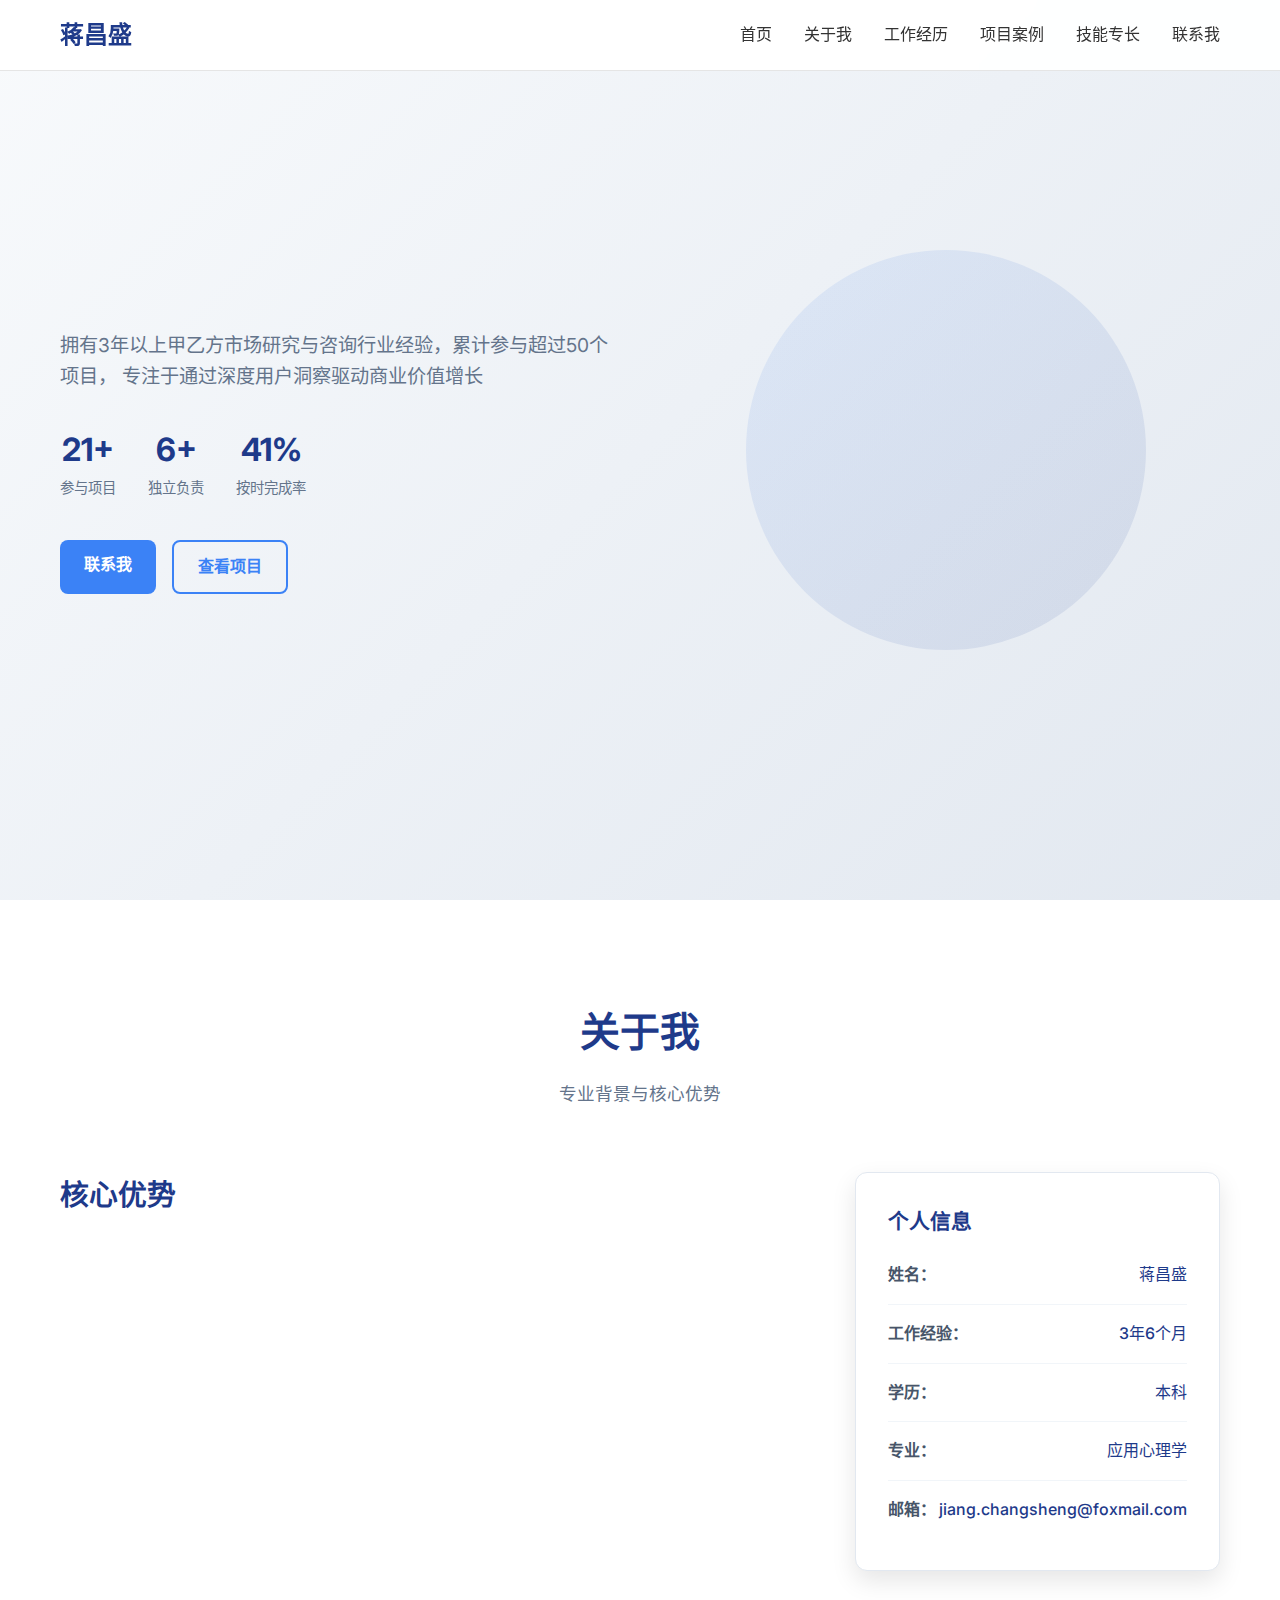
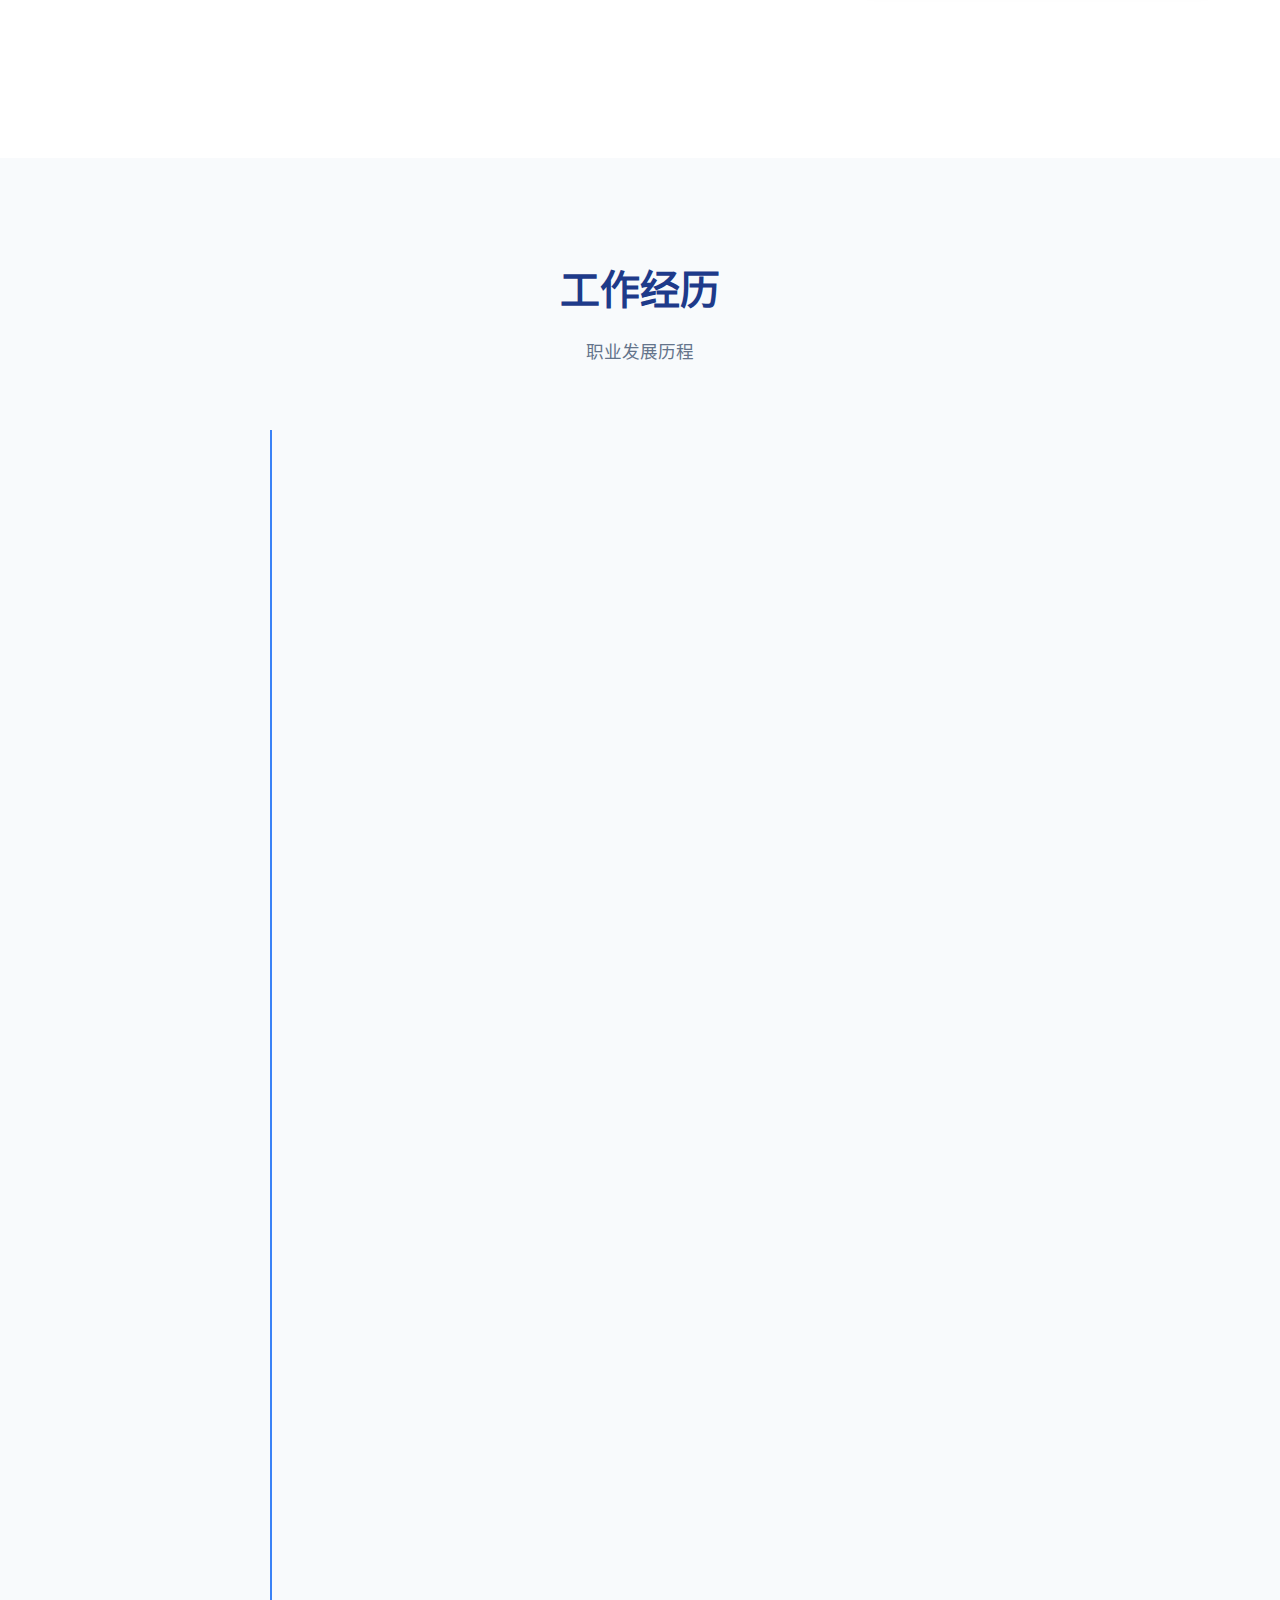
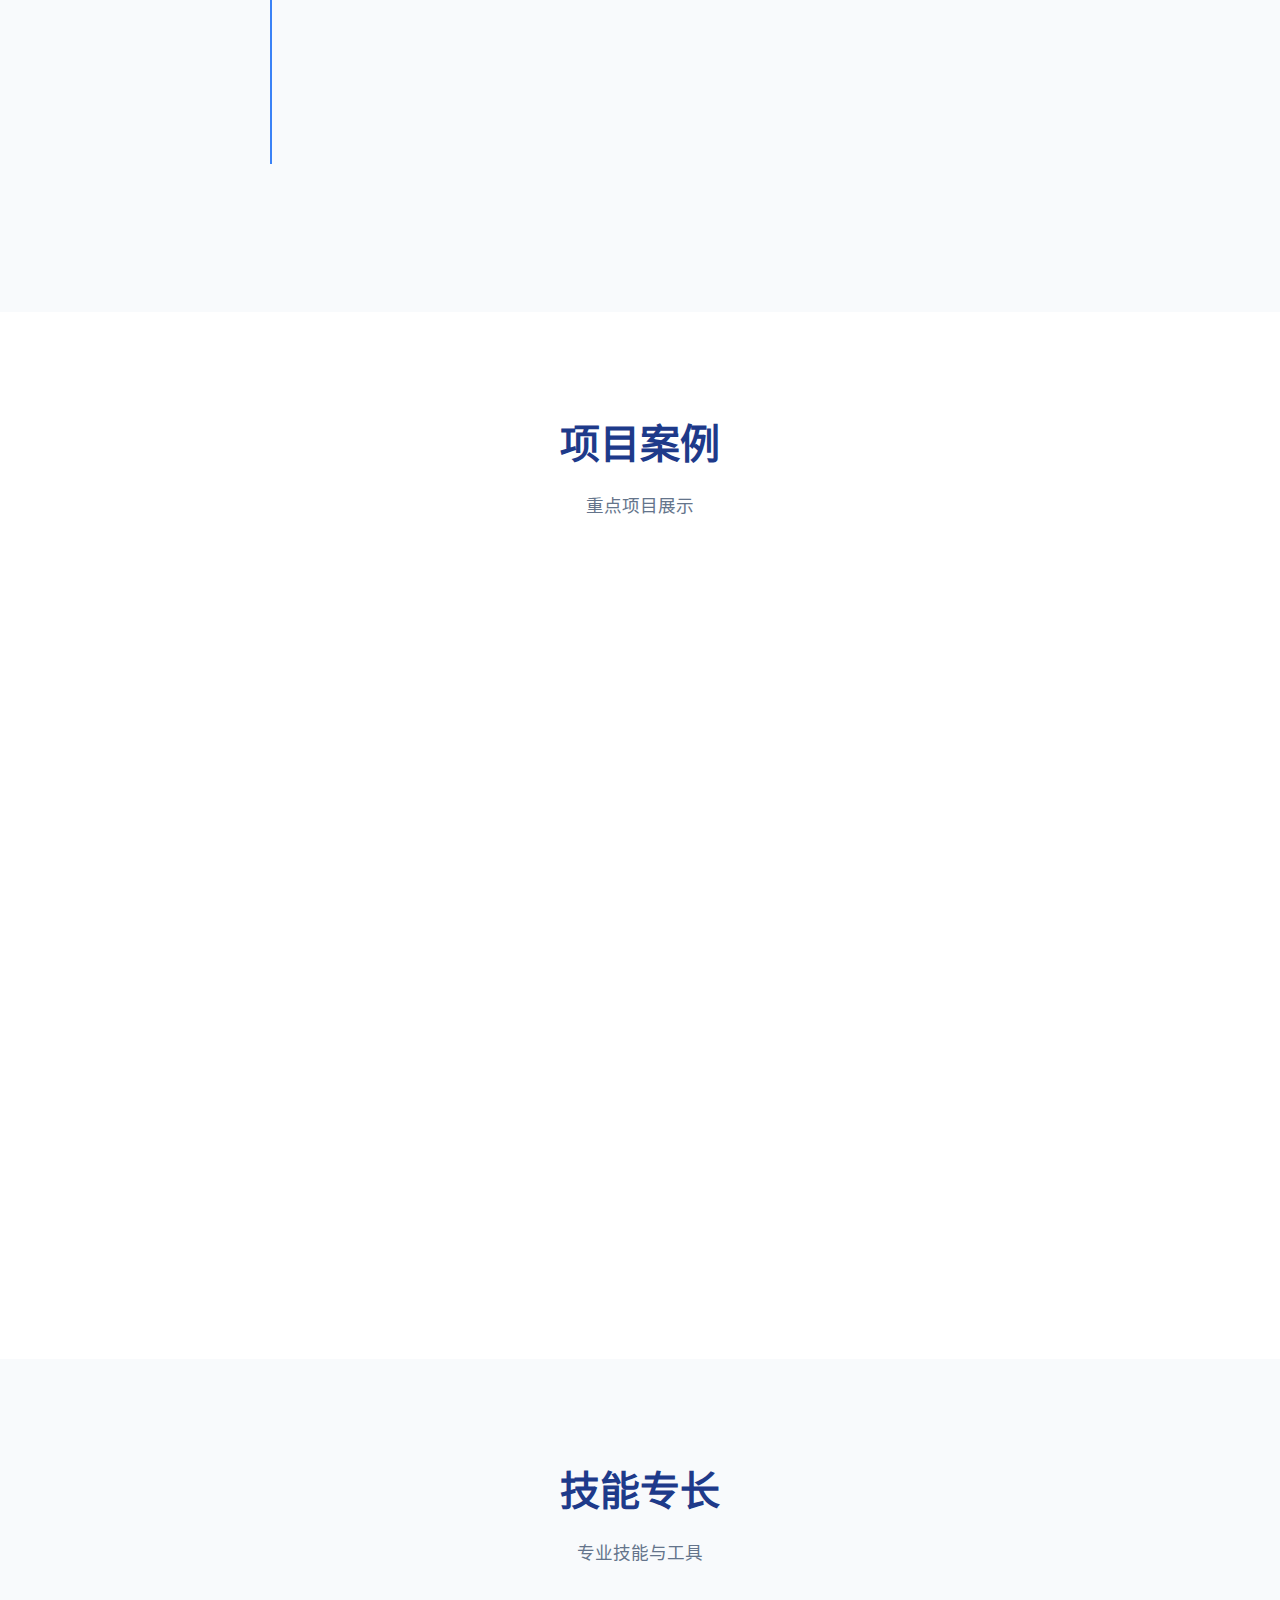
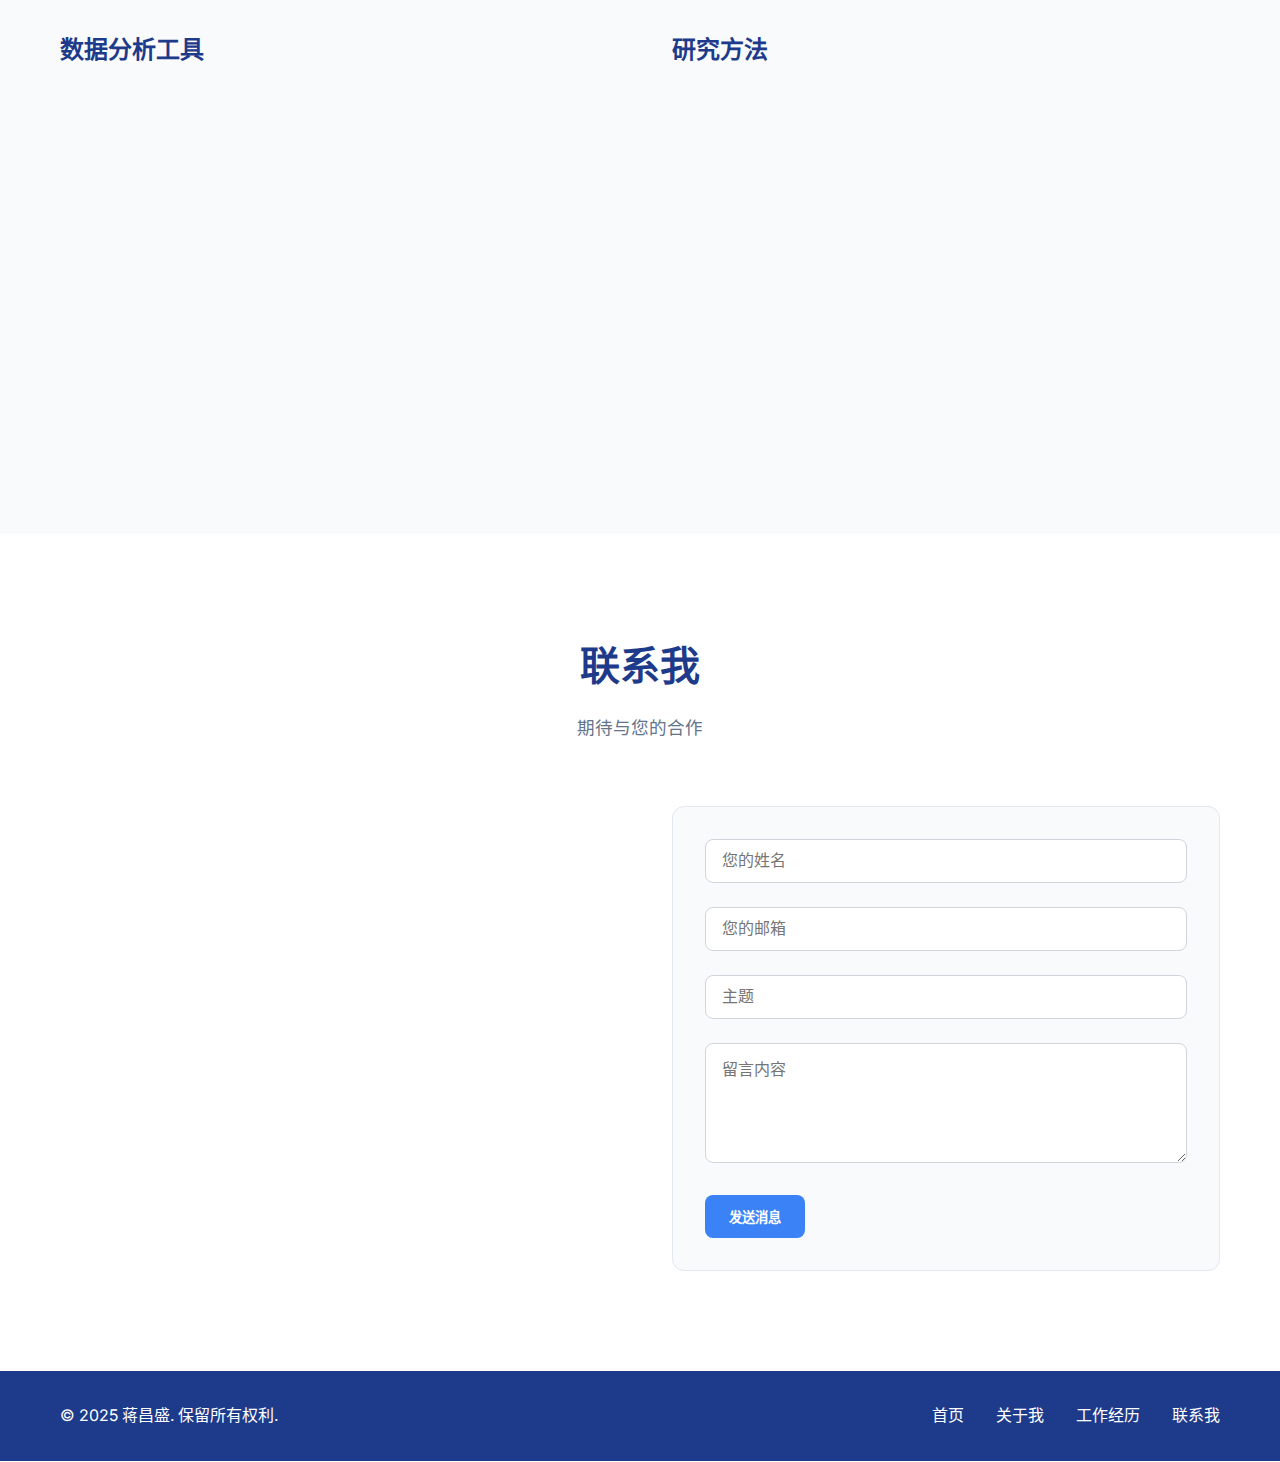
<file: zy/index.html>
<!DOCTYPE html>
<html lang="zh-CN">
<head>
    <meta charset="UTF-8">
    <meta name="viewport" content="width=device-width, initial-scale=1.0">
    <title>蒋昌盛 - 用户研究专家</title>
    <meta name="description" content="蒋昌盛，资深用户研究专家，拥有3年以上甲乙方市场研究与咨询行业经验">
    <link rel="stylesheet" href="css/style.css">
    <link href="https://fonts.googleapis.com/css2?family=Inter:wght@300;400;500;600;700&display=swap" rel="stylesheet">
    <link rel="stylesheet" href="https://cdnjs.cloudflare.com/ajax/libs/font-awesome/6.0.0/css/all.min.css">
</head>
<body>
    <!-- Navigation -->
    <nav class="navbar">
        <div class="nav-container">
            <div class="nav-logo">
                <h2>蒋昌盛</h2>
            </div>
            <ul class="nav-menu">
                <li><a href="#home" class="nav-link">首页</a></li>
                <li><a href="#about" class="nav-link">关于我</a></li>
                <li><a href="#experience" class="nav-link">工作经历</a></li>
                <li><a href="#projects" class="nav-link">项目案例</a></li>
                <li><a href="#skills" class="nav-link">技能专长</a></li>
                <li><a href="#contact" class="nav-link">联系我</a></li>
            </ul>
            <div class="hamburger">
                <span class="bar"></span>
                <span class="bar"></span>
                <span class="bar"></span>
            </div>
        </div>
    </nav>

    <!-- Hero Section -->
    <section id="home" class="hero">
        <div class="hero-container">
            <div class="hero-content">
                <h1 class="hero-title">
                    <span class="gradient-text">用户研究专家</span>
                    <br>数据驱动决策
                </h1>
                <p class="hero-subtitle">
                    拥有3年以上甲乙方市场研究与咨询行业经验，累计参与超过50个项目，
                    专注于通过深度用户洞察驱动商业价值增长
                </p>
                <div class="hero-stats">
                    <div class="stat-item">
                        <span class="stat-number">50+</span>
                        <span class="stat-label">参与项目</span>
                    </div>
                    <div class="stat-item">
                        <span class="stat-number">15+</span>
                        <span class="stat-label">独立负责</span>
                    </div>
                    <div class="stat-item">
                        <span class="stat-number">95%</span>
                        <span class="stat-label">按时完成率</span>
                    </div>
                </div>
                <div class="hero-buttons">
                    <a href="#contact" class="btn btn-primary">联系我</a>
                    <a href="#projects" class="btn btn-secondary">查看项目</a>
                </div>
            </div>
            <div class="hero-image">
                <div class="hero-bg-shape"></div>
                <img src="images/data_visualization.jpg" alt="数据可视化" class="hero-img">
            </div>
        </div>
    </section>

    <!-- About Section -->
    <section id="about" class="about">
        <div class="container">
            <div class="section-header">
                <h2 class="section-title">关于我</h2>
                <p class="section-subtitle">专业背景与核心优势</p>
            </div>
            <div class="about-content">
                <div class="about-text">
                    <h3>核心优势</h3>
                    <div class="advantage-grid">
                        <div class="advantage-item">
                            <i class="fas fa-chart-line"></i>
                            <h4>丰富经验</h4>
                            <p>拥有3年以上甲乙方市场研究与咨询行业经验，具备德施曼和巧思、快决测复合背景</p>
                        </div>
                        <div class="advantage-item">
                            <i class="fas fa-project-diagram"></i>
                            <h4>项目管理</h4>
                            <p>累计参与超过50个项目，独立负责超过15个项目，覆盖多个行业领域</p>
                        </div>
                        <div class="advantage-item">
                            <i class="fas fa-brain"></i>
                            <h4>专业技能</h4>
                            <p>精通用户研究全流程，从方案设计到数据分析，再到报告撰写</p>
                        </div>
                        <div class="advantage-item">
                            <i class="fas fa-rocket"></i>
                            <h4>商业影响</h4>
                            <p>研究成果直接驱动业务决策，德施曼产品销量提升15%-20%</p>
                        </div>
                    </div>
                </div>
                <div class="about-info">
                    <div class="info-card">
                        <h4>个人信息</h4>
                        <div class="info-item">
                            <span class="info-label">姓名：</span>
                            <span class="info-value">蒋昌盛</span>
                        </div>
                        <div class="info-item">
                            <span class="info-label">工作经验：</span>
                            <span class="info-value">3年6个月</span>
                        </div>
                        <div class="info-item">
                            <span class="info-label">学历：</span>
                            <span class="info-value">本科</span>
                        </div>
                        <div class="info-item">
                            <span class="info-label">专业：</span>
                            <span class="info-value">应用心理学</span>
                        </div>
                        <div class="info-item">
                            <span class="info-label">邮箱：</span>
                            <span class="info-value">jiang.changsheng@foxmail.com</span>
                        </div>
                    </div>
                </div>
            </div>
        </div>
    </section>

    <!-- Experience Section -->
    <section id="experience" class="experience">
        <div class="container">
            <div class="section-header">
                <h2 class="section-title">工作经历</h2>
                <p class="section-subtitle">职业发展历程</p>
            </div>
            <div class="timeline">
                <div class="timeline-item">
                    <div class="timeline-dot"></div>
                    <div class="timeline-content">
                        <div class="timeline-date">2024.05 - 至今</div>
                        <h3>德施曼智能锁 - 高级用户研究员（战略方向）</h3>
                        <p class="company-desc">全球领先智能家居安全解决方案提供商，全渠道销额第一</p>
                        <ul class="achievements">
                            <li>主导全国智能门锁渗透率分析，提升决策准确率30%</li>
                            <li>通过用户画像调研，推动Q50和R9销量分别增长20%和15%</li>
                            <li>建立用户研究体系，缩短产品开发周期15%</li>
                            <li>跨部门协作，提升市场推广效果25%</li>
                        </ul>
                    </div>
                </div>
                <div class="timeline-item">
                    <div class="timeline-dot"></div>
                    <div class="timeline-content">
                        <div class="timeline-date">2022.09 - 2024.05</div>
                        <h3>巧思市场调研 - 高级研究员</h3>
                        <p class="company-desc">服务汽车、零售、食品饮料、轮胎、美妆等多个行业</p>
                        <ul class="achievements">
                            <li>负责定量研究，包括NPS、PSM、KANO、MaxDiff等分析</li>
                            <li>执行定性研究，进行焦点小组、深访、家访等</li>
                            <li>运用多种统计技术进行深度数据解读</li>
                            <li>项目全流程管理，确保高质量交付</li>
                        </ul>
                    </div>
                </div>
                <div class="timeline-item">
                    <div class="timeline-dot"></div>
                    <div class="timeline-content">
                        <div class="timeline-date">2021.12 - 2022.09</div>
                        <h3>快决测市场调研 - 研究员</h3>
                        <p class="company-desc">服务复星集团旗下多个子公司及快消品牌</p>
                        <ul class="achievements">
                            <li>深入理解客户需求，灵活应对需求变更</li>
                            <li>进行行业研究，支持问卷设计</li>
                            <li>确保数据100%按时回收，支持NPS监测平台搭建</li>
                        </ul>
                    </div>
                </div>
                <div class="timeline-item">
                    <div class="timeline-dot"></div>
                    <div class="timeline-content">
                        <div class="timeline-date">2021.09 - 2021.12</div>
                        <h3>腾讯 - CDG事业群用户研究员（实习）</h3>
                        <p class="company-desc">协助"鹅盒"（腾讯游戏休闲社区软件）内测用户研究</p>
                        <ul class="achievements">
                            <li>参与产品业务特性研究与深度访谈设计执行</li>
                            <li>分析访谈数据，提供产品改进决策支持</li>
                            <li>管理近2000人用户群，发布调研与运营事项</li>
                        </ul>
                    </div>
                </div>
            </div>
        </div>
    </section>

    <!-- Projects Section -->
    <section id="projects" class="projects">
        <div class="container">
            <div class="section-header">
                <h2 class="section-title">项目案例</h2>
                <p class="section-subtitle">重点项目展示</p>
            </div>
            <div class="projects-grid">
                <div class="project-card">
                    <div class="project-icon">
                        <i class="fas fa-lock"></i>
                    </div>
                    <h3>德施曼智能锁用户研究</h3>
                    <p>通过深度用户画像调研，助力Q50系列和R9产品市场定位调整，推动销量显著增长</p>
                    <div class="project-tags">
                        <span class="tag">用户画像</span>
                        <span class="tag">市场定位</span>
                        <span class="tag">销量增长</span>
                    </div>
                </div>
                <div class="project-card">
                    <div class="project-icon">
                        <i class="fas fa-store"></i>
                    </div>
                    <h3>哥伦比亚线下门店神秘顾客研究</h3>
                    <p>设计并执行神秘顾客调研方案，深入了解门店服务质量和用户体验</p>
                    <div class="project-tags">
                        <span class="tag">神秘顾客</span>
                        <span class="tag">服务质量</span>
                        <span class="tag">用户体验</span>
                    </div>
                </div>
                <div class="project-card">
                    <div class="project-icon">
                        <i class="fas fa-car"></i>
                    </div>
                    <h3>上汽通用品牌健康度季度监测</h3>
                    <p>建立品牌健康度监测体系，定期跟踪品牌表现和市场竞争态势</p>
                    <div class="project-tags">
                        <span class="tag">品牌监测</span>
                        <span class="tag">竞争分析</span>
                        <span class="tag">定期跟踪</span>
                    </div>
                </div>
                <div class="project-card">
                    <div class="project-icon">
                        <i class="fas fa-palette"></i>
                    </div>
                    <h3>花西子气垫产品体验与定价研究</h3>
                    <p>通过产品体验测试和价格敏感度分析，为产品定价策略提供数据支撑</p>
                    <div class="project-tags">
                        <span class="tag">产品测试</span>
                        <span class="tag">定价策略</span>
                        <span class="tag">PSM分析</span>
                    </div>
                </div>
                <div class="project-card">
                    <div class="project-icon">
                        <i class="fas fa-car-side"></i>
                    </div>
                    <h3>小鹏P7i上市前评估</h3>
                    <p>进行上市前产品评估，分析目标用户需求和市场接受度</p>
                    <div class="project-tags">
                        <span class="tag">上市评估</span>
                        <span class="tag">用户需求</span>
                        <span class="tag">市场分析</span>
                    </div>
                </div>
                <div class="project-card">
                    <div class="project-icon">
                        <i class="fas fa-chart-bar"></i>
                    </div>
                    <h3>全棉时代NPS与满意度监测系统构建</h3>
                    <p>构建NPS监测平台，建立客户满意度持续跟踪机制</p>
                    <div class="project-tags">
                        <span class="tag">NPS监测</span>
                        <span class="tag">满意度</span>
                        <span class="tag">系统构建</span>
                    </div>
                </div>
            </div>
        </div>
    </section>

    <!-- Skills Section -->
    <section id="skills" class="skills">
        <div class="container">
            <div class="section-header">
                <h2 class="section-title">技能专长</h2>
                <p class="section-subtitle">专业技能与工具</p>
            </div>
            <div class="skills-content">
                <div class="skills-category">
                    <h3>数据分析工具</h3>
                    <div class="skill-items">
                        <div class="skill-item">
                            <div class="skill-info">
                                <span class="skill-name">SPSS</span>
                                <span class="skill-level">90%</span>
                            </div>
                            <div class="skill-bar">
                                <div class="skill-progress" style="width: 90%"></div>
                            </div>
                        </div>
                        <div class="skill-item">
                            <div class="skill-info">
                                <span class="skill-name">Excel</span>
                                <span class="skill-level">95%</span>
                            </div>
                            <div class="skill-bar">
                                <div class="skill-progress" style="width: 95%"></div>
                            </div>
                        </div>
                        <div class="skill-item">
                            <div class="skill-info">
                                <span class="skill-name">Tableau</span>
                                <span class="skill-level">85%</span>
                            </div>
                            <div class="skill-bar">
                                <div class="skill-progress" style="width: 85%"></div>
                            </div>
                        </div>
                        <div class="skill-item">
                            <div class="skill-info">
                                <span class="skill-name">MySQL</span>
                                <span class="skill-level">80%</span>
                            </div>
                            <div class="skill-bar">
                                <div class="skill-progress" style="width: 80%"></div>
                            </div>
                        </div>
                    </div>
                </div>
                <div class="skills-category">
                    <h3>研究方法</h3>
                    <div class="research-methods">
                        <div class="method-item">
                            <i class="fas fa-poll"></i>
                            <h4>定量研究</h4>
                            <p>问卷设计、数据分析、统计建模</p>
                        </div>
                        <div class="method-item">
                            <i class="fas fa-comments"></i>
                            <h4>定性研究</h4>
                            <p>深访、座谈会、用户观察</p>
                        </div>
                        <div class="method-item">
                            <i class="fas fa-chart-pie"></i>
                            <h4>专业模型</h4>
                            <p>PSM、KANO、MaxDiff、NPS</p>
                        </div>
                        <div class="method-item">
                            <i class="fas fa-users"></i>
                            <h4>用户画像</h4>
                            <p>行为分析、需求洞察、画像构建</p>
                        </div>
                    </div>
                </div>
            </div>
        </div>
    </section>

    <!-- Contact Section -->
    <section id="contact" class="contact">
        <div class="container">
            <div class="section-header">
                <h2 class="section-title">联系我</h2>
                <p class="section-subtitle">期待与您的合作</p>
            </div>
            <div class="contact-content">
                <div class="contact-info">
                    <div class="contact-item">
                        <div class="contact-icon">
                            <i class="fas fa-envelope"></i>
                        </div>
                        <div class="contact-details">
                            <h4>邮箱</h4>
                            <p>jiang.changsheng@foxmail.com</p>
                        </div>
                    </div>
                    <div class="contact-item">
                        <div class="contact-icon">
                            <i class="fas fa-phone"></i>
                        </div>
                        <div class="contact-details">
                            <h4>电话</h4>
                            <p>17692464769</p>
                        </div>
                    </div>
                    <div class="contact-item">
                        <div class="contact-icon">
                            <i class="fas fa-graduation-cap"></i>
                        </div>
                        <div class="contact-details">
                            <h4>教育背景</h4>
                            <p>华北理工大学 应用心理学 本科</p>
                        </div>
                    </div>
                </div>
                <div class="contact-form">
                    <form>
                        <div class="form-group">
                            <input type="text" placeholder="您的姓名" required>
                        </div>
                        <div class="form-group">
                            <input type="email" placeholder="您的邮箱" required>
                        </div>
                        <div class="form-group">
                            <input type="text" placeholder="主题" required>
                        </div>
                        <div class="form-group">
                            <textarea placeholder="留言内容" rows="5" required></textarea>
                        </div>
                        <button type="submit" class="btn btn-primary">发送消息</button>
                    </form>
                </div>
            </div>
        </div>
    </section>

    <!-- Footer -->
    <footer class="footer">
        <div class="container">
            <div class="footer-content">
                <div class="footer-text">
                    <p>&copy; 2025 蒋昌盛. 保留所有权利.</p>
                </div>
                <div class="footer-links">
                    <a href="#home">首页</a>
                    <a href="#about">关于我</a>
                    <a href="#experience">工作经历</a>
                    <a href="#contact">联系我</a>
                </div>
            </div>
        </div>
    </footer>

    <script src="js/script.js"></script>
</body>
</html>
</file>
<file: zy/css/style.css>
/* Reset and Base Styles */
* {
    margin: 0;
    padding: 0;
    box-sizing: border-box;
}

body {
    font-family: 'Inter', sans-serif;
    line-height: 1.6;
    color: #333;
    overflow-x: hidden;
}

.container {
    max-width: 1200px;
    margin: 0 auto;
    padding: 0 20px;
}

/* Navigation */
.navbar {
    position: fixed;
    top: 0;
    width: 100%;
    background: rgba(255, 255, 255, 0.95);
    backdrop-filter: blur(10px);
    z-index: 1000;
    transition: all 0.3s ease;
    border-bottom: 1px solid rgba(0, 0, 0, 0.1);
}

.nav-container {
    max-width: 1200px;
    margin: 0 auto;
    padding: 0 20px;
    display: flex;
    justify-content: space-between;
    align-items: center;
    height: 70px;
}

.nav-logo h2 {
    color: #1e3a8a;
    font-weight: 700;
    font-size: 1.5rem;
}

.nav-menu {
    display: flex;
    list-style: none;
    gap: 2rem;
}

.nav-link {
    text-decoration: none;
    color: #333;
    font-weight: 500;
    transition: color 0.3s ease;
    position: relative;
}

.nav-link:hover {
    color: #3b82f6;
}

.nav-link::after {
    content: '';
    position: absolute;
    width: 0;
    height: 2px;
    bottom: -5px;
    left: 0;
    background: #3b82f6;
    transition: width 0.3s ease;
}

.nav-link:hover::after {
    width: 100%;
}

.hamburger {
    display: none;
    flex-direction: column;
    cursor: pointer;
}

.bar {
    width: 25px;
    height: 3px;
    background: #333;
    margin: 3px 0;
    transition: 0.3s;
}

/* Hero Section */
.hero {
    min-height: 100vh;
    display: flex;
    align-items: center;
    background: linear-gradient(135deg, #f8fafc 0%, #e2e8f0 100%);
    position: relative;
    overflow: hidden;
}

.hero-container {
    max-width: 1200px;
    margin: 0 auto;
    padding: 0 20px;
    display: grid;
    grid-template-columns: 1fr 1fr;
    gap: 4rem;
    align-items: center;
}

.hero-title {
    font-size: 3.5rem;
    font-weight: 700;
    line-height: 1.2;
    margin-bottom: 1.5rem;
}

.gradient-text {
    background: linear-gradient(135deg, #1e3a8a, #3b82f6);
    -webkit-background-clip: text;
    -webkit-text-fill-color: transparent;
    background-clip: text;
}

.hero-subtitle {
    font-size: 1.2rem;
    color: #64748b;
    margin-bottom: 2rem;
    line-height: 1.6;
}

.hero-stats {
    display: flex;
    gap: 2rem;
    margin-bottom: 2.5rem;
}

.stat-item {
    text-align: center;
}

.stat-number {
    display: block;
    font-size: 2rem;
    font-weight: 700;
    color: #1e3a8a;
}

.stat-label {
    font-size: 0.9rem;
    color: #64748b;
}

.hero-buttons {
    display: flex;
    gap: 1rem;
}

.btn {
    padding: 12px 24px;
    border-radius: 8px;
    text-decoration: none;
    font-weight: 600;
    transition: all 0.3s ease;
    border: none;
    cursor: pointer;
    display: inline-block;
}

.btn-primary {
    background: #3b82f6;
    color: white;
}

.btn-primary:hover {
    background: #2563eb;
    transform: translateY(-2px);
    box-shadow: 0 10px 25px rgba(59, 130, 246, 0.3);
}

.btn-secondary {
    background: transparent;
    color: #3b82f6;
    border: 2px solid #3b82f6;
}

.btn-secondary:hover {
    background: #3b82f6;
    color: white;
    transform: translateY(-2px);
}

.hero-image {
    position: relative;
    display: flex;
    justify-content: center;
    align-items: center;
}

.hero-bg-shape {
    position: absolute;
    width: 400px;
    height: 400px;
    background: linear-gradient(135deg, #3b82f6, #1e3a8a);
    border-radius: 50%;
    opacity: 0.1;
    animation: float 6s ease-in-out infinite;
}

.hero-img {
    width: 350px;
    height: 250px;
    object-fit: cover;
    border-radius: 20px;
    box-shadow: 0 20px 40px rgba(0, 0, 0, 0.1);
    z-index: 2;
    position: relative;
}

@keyframes float {
    0%, 100% { transform: translateY(0px); }
    50% { transform: translateY(-20px); }
}

/* Section Styles */
.section-header {
    text-align: center;
    margin-bottom: 4rem;
}

.section-title {
    font-size: 2.5rem;
    font-weight: 700;
    color: #1e3a8a;
    margin-bottom: 1rem;
}

.section-subtitle {
    font-size: 1.1rem;
    color: #64748b;
}

/* About Section */
.about {
    padding: 100px 0;
    background: white;
}

.about-content {
    display: grid;
    grid-template-columns: 2fr 1fr;
    gap: 4rem;
    align-items: start;
}

.about-text h3 {
    font-size: 1.8rem;
    color: #1e3a8a;
    margin-bottom: 2rem;
}

.advantage-grid {
    display: grid;
    grid-template-columns: repeat(2, 1fr);
    gap: 2rem;
}

.advantage-item {
    padding: 1.5rem;
    border-radius: 12px;
    background: #f8fafc;
    border: 1px solid #e2e8f0;
    transition: all 0.3s ease;
}

.advantage-item:hover {
    transform: translateY(-5px);
    box-shadow: 0 10px 25px rgba(0, 0, 0, 0.1);
}

.advantage-item i {
    font-size: 2rem;
    color: #3b82f6;
    margin-bottom: 1rem;
}

.advantage-item h4 {
    font-size: 1.2rem;
    color: #1e3a8a;
    margin-bottom: 0.5rem;
}

.advantage-item p {
    color: #64748b;
    line-height: 1.6;
}

.info-card {
    background: white;
    padding: 2rem;
    border-radius: 12px;
    box-shadow: 0 10px 25px rgba(0, 0, 0, 0.1);
    border: 1px solid #e2e8f0;
}

.info-card h4 {
    font-size: 1.3rem;
    color: #1e3a8a;
    margin-bottom: 1.5rem;
}

.info-item {
    display: flex;
    justify-content: space-between;
    margin-bottom: 1rem;
    padding-bottom: 1rem;
    border-bottom: 1px solid #f1f5f9;
}

.info-item:last-child {
    border-bottom: none;
    margin-bottom: 0;
}

.info-label {
    font-weight: 600;
    color: #475569;
}

.info-value {
    color: #1e3a8a;
    font-weight: 500;
}

/* Experience Section */
.experience {
    padding: 100px 0;
    background: #f8fafc;
}

.timeline {
    position: relative;
    max-width: 800px;
    margin: 0 auto;
}

.timeline::before {
    content: '';
    position: absolute;
    left: 30px;
    top: 0;
    bottom: 0;
    width: 2px;
    background: #3b82f6;
}

.timeline-item {
    position: relative;
    margin-bottom: 3rem;
    padding-left: 80px;
}

.timeline-dot {
    position: absolute;
    left: 21px;
    top: 0;
    width: 20px;
    height: 20px;
    background: #3b82f6;
    border-radius: 50%;
    border: 4px solid white;
    box-shadow: 0 0 0 4px #3b82f6;
}

.timeline-content {
    background: white;
    padding: 2rem;
    border-radius: 12px;
    box-shadow: 0 5px 15px rgba(0, 0, 0, 0.1);
    border: 1px solid #e2e8f0;
}

.timeline-date {
    color: #f59e0b;
    font-weight: 600;
    font-size: 0.9rem;
    margin-bottom: 0.5rem;
}

.timeline-content h3 {
    color: #1e3a8a;
    font-size: 1.3rem;
    margin-bottom: 0.5rem;
}

.company-desc {
    color: #64748b;
    font-style: italic;
    margin-bottom: 1rem;
}

.achievements {
    list-style: none;
}

.achievements li {
    position: relative;
    padding-left: 1.5rem;
    margin-bottom: 0.5rem;
    color: #475569;
}

.achievements li::before {
    content: '▸';
    position: absolute;
    left: 0;
    color: #3b82f6;
    font-weight: bold;
}

/* Projects Section */
.projects {
    padding: 100px 0;
    background: white;
}

.projects-grid {
    display: grid;
    grid-template-columns: repeat(auto-fit, minmax(350px, 1fr));
    gap: 2rem;
}

.project-card {
    background: white;
    padding: 2rem;
    border-radius: 12px;
    box-shadow: 0 5px 15px rgba(0, 0, 0, 0.1);
    border: 1px solid #e2e8f0;
    transition: all 0.3s ease;
    position: relative;
    overflow: hidden;
}

.project-card::before {
    content: '';
    position: absolute;
    top: 0;
    left: 0;
    right: 0;
    height: 4px;
    background: linear-gradient(90deg, #3b82f6, #1e3a8a);
}

.project-card:hover {
    transform: translateY(-10px);
    box-shadow: 0 20px 40px rgba(0, 0, 0, 0.15);
}

.project-icon {
    width: 60px;
    height: 60px;
    background: linear-gradient(135deg, #3b82f6, #1e3a8a);
    border-radius: 12px;
    display: flex;
    align-items: center;
    justify-content: center;
    margin-bottom: 1.5rem;
}

.project-icon i {
    font-size: 1.5rem;
    color: white;
}

.project-card h3 {
    color: #1e3a8a;
    font-size: 1.3rem;
    margin-bottom: 1rem;
}

.project-card p {
    color: #64748b;
    line-height: 1.6;
    margin-bottom: 1.5rem;
}

.project-tags {
    display: flex;
    flex-wrap: wrap;
    gap: 0.5rem;
}

.tag {
    background: #f1f5f9;
    color: #475569;
    padding: 0.3rem 0.8rem;
    border-radius: 20px;
    font-size: 0.8rem;
    font-weight: 500;
}

/* Skills Section */
.skills {
    padding: 100px 0;
    background: #f8fafc;
}

.skills-content {
    display: grid;
    grid-template-columns: 1fr 1fr;
    gap: 4rem;
}

.skills-category h3 {
    color: #1e3a8a;
    font-size: 1.5rem;
    margin-bottom: 2rem;
}

.skill-item {
    margin-bottom: 1.5rem;
}

.skill-info {
    display: flex;
    justify-content: space-between;
    margin-bottom: 0.5rem;
}

.skill-name {
    font-weight: 600;
    color: #1e3a8a;
}

.skill-level {
    color: #64748b;
    font-weight: 500;
}

.skill-bar {
    height: 8px;
    background: #e2e8f0;
    border-radius: 4px;
    overflow: hidden;
}

.skill-progress {
    height: 100%;
    background: linear-gradient(90deg, #3b82f6, #1e3a8a);
    border-radius: 4px;
    transition: width 1s ease;
}

.research-methods {
    display: grid;
    grid-template-columns: repeat(2, 1fr);
    gap: 1.5rem;
}

.method-item {
    background: white;
    padding: 1.5rem;
    border-radius: 12px;
    text-align: center;
    box-shadow: 0 5px 15px rgba(0, 0, 0, 0.1);
    border: 1px solid #e2e8f0;
    transition: all 0.3s ease;
}

.method-item:hover {
    transform: translateY(-5px);
    box-shadow: 0 10px 25px rgba(0, 0, 0, 0.15);
}

.method-item i {
    font-size: 2rem;
    color: #3b82f6;
    margin-bottom: 1rem;
}

.method-item h4 {
    color: #1e3a8a;
    margin-bottom: 0.5rem;
}

.method-item p {
    color: #64748b;
    font-size: 0.9rem;
}

/* Contact Section */
.contact {
    padding: 100px 0;
    background: white;
}

.contact-content {
    display: grid;
    grid-template-columns: 1fr 1fr;
    gap: 4rem;
}

.contact-item {
    display: flex;
    align-items: center;
    margin-bottom: 2rem;
    padding: 1.5rem;
    background: #f8fafc;
    border-radius: 12px;
    border: 1px solid #e2e8f0;
}

.contact-icon {
    width: 60px;
    height: 60px;
    background: linear-gradient(135deg, #3b82f6, #1e3a8a);
    border-radius: 12px;
    display: flex;
    align-items: center;
    justify-content: center;
    margin-right: 1.5rem;
}

.contact-icon i {
    font-size: 1.5rem;
    color: white;
}

.contact-details h4 {
    color: #1e3a8a;
    margin-bottom: 0.5rem;
}

.contact-details p {
    color: #64748b;
}

.contact-form {
    background: #f8fafc;
    padding: 2rem;
    border-radius: 12px;
    border: 1px solid #e2e8f0;
}

.form-group {
    margin-bottom: 1.5rem;
}

.form-group input,
.form-group textarea {
    width: 100%;
    padding: 12px 16px;
    border: 1px solid #d1d5db;
    border-radius: 8px;
    font-size: 1rem;
    transition: border-color 0.3s ease;
    background: white;
}

.form-group input:focus,
.form-group textarea:focus {
    outline: none;
    border-color: #3b82f6;
    box-shadow: 0 0 0 3px rgba(59, 130, 246, 0.1);
}

.form-group textarea {
    resize: vertical;
    min-height: 120px;
}

/* Footer */
.footer {
    background: #1e3a8a;
    color: white;
    padding: 2rem 0;
}

.footer-content {
    display: flex;
    justify-content: space-between;
    align-items: center;
}

.footer-links {
    display: flex;
    gap: 2rem;
}

.footer-links a {
    color: white;
    text-decoration: none;
    transition: color 0.3s ease;
}

.footer-links a:hover {
    color: #3b82f6;
}

/* Responsive Design */
@media (max-width: 768px) {
    .hamburger {
        display: flex;
    }
    
    .nav-menu {
        position: fixed;
        left: -100%;
        top: 70px;
        flex-direction: column;
        background-color: white;
        width: 100%;
        text-align: center;
        transition: 0.3s;
        box-shadow: 0 10px 27px rgba(0, 0, 0, 0.05);
        padding: 2rem 0;
    }
    
    .nav-menu.active {
        left: 0;
    }
    
    .hero-container {
        grid-template-columns: 1fr;
        text-align: center;
        gap: 2rem;
    }
    
    .hero-title {
        font-size: 2.5rem;
    }
    
    .hero-stats {
        justify-content: center;
    }
    
    .about-content {
        grid-template-columns: 1fr;
        gap: 2rem;
    }
    
    .advantage-grid {
        grid-template-columns: 1fr;
    }
    
    .skills-content {
        grid-template-columns: 1fr;
        gap: 2rem;
    }
    
    .research-methods {
        grid-template-columns: 1fr;
    }
    
    .contact-content {
        grid-template-columns: 1fr;
        gap: 2rem;
    }
    
    .footer-content {
        flex-direction: column;
        gap: 1rem;
        text-align: center;
    }
    
    .footer-links {
        flex-wrap: wrap;
        justify-content: center;
    }
    
    .timeline-item {
        padding-left: 60px;
    }
    
    .timeline::before {
        left: 20px;
    }
    
    .timeline-dot {
        left: 11px;
    }
}

@media (max-width: 480px) {
    .container {
        padding: 0 15px;
    }
    
    .hero-title {
        font-size: 2rem;
    }
    
    .section-title {
        font-size: 2rem;
    }
    
    .hero-buttons {
        flex-direction: column;
        align-items: center;
    }
    
    .projects-grid {
        grid-template-columns: 1fr;
    }
}
</file>
